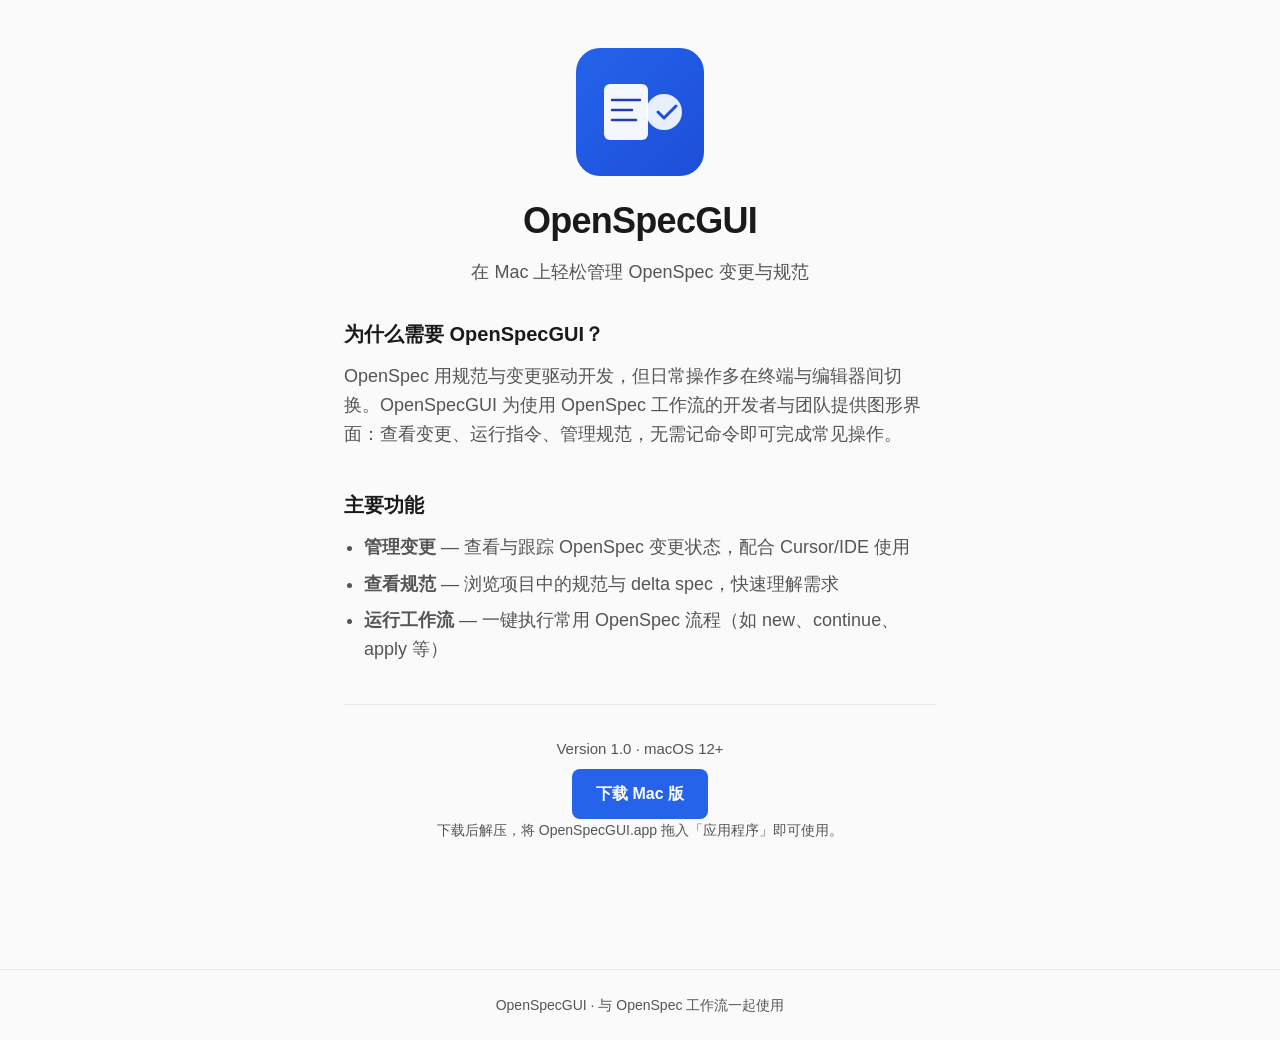
<file: my-website/index.html>
<!DOCTYPE html>
<html lang="zh-CN">
<head>
  <meta charset="UTF-8" />
  <meta name="viewport" content="width=device-width, initial-scale=1" />
  <title>OpenSpecGUI — Mac 上的 OpenSpec 工作流助手</title>
  <link rel="stylesheet" href="assets/style.css" />
</head>
<body>
  <header class="hero">
    <img src="assets/icon.svg" alt="OpenSpecGUI" class="hero-icon" width="128" height="128" />
    <h1>OpenSpecGUI</h1>
    <p class="tagline">在 Mac 上轻松管理 OpenSpec 变更与规范</p>
  </header>

  <main>
    <section class="section why">
      <h2>为什么需要 OpenSpecGUI？</h2>
      <p>OpenSpec 用规范与变更驱动开发，但日常操作多在终端与编辑器间切换。OpenSpecGUI 为使用 OpenSpec 工作流的开发者与团队提供图形界面：查看变更、运行指令、管理规范，无需记命令即可完成常见操作。</p>
    </section>

    <section class="section features">
      <h2>主要功能</h2>
      <ul>
        <li><strong>管理变更</strong> — 查看与跟踪 OpenSpec 变更状态，配合 Cursor/IDE 使用</li>
        <li><strong>查看规范</strong> — 浏览项目中的规范与 delta spec，快速理解需求</li>
        <li><strong>运行工作流</strong> — 一键执行常用 OpenSpec 流程（如 new、continue、apply 等）</li>
      </ul>
    </section>

    <section class="section download-section">
      <p class="meta">Version 1.0 · macOS 12+</p>
      <a href="OpenSpecGUI.app" class="download-btn" download>下载 Mac 版</a>
      <p class="hint">下载后解压，将 OpenSpecGUI.app 拖入「应用程序」即可使用。</p>
    </section>
  </main>

  <footer>
    <p>OpenSpecGUI · 与 OpenSpec 工作流一起使用</p>
  </footer>
</body>
</html>
</file>
<file: my-website/assets/style.css>
/* OpenSpecGUI 官网 — 简洁、可读，无重型 UI 库 */
:root {
  --bg: #fafafa;
  --fg: #1a1a1a;
  --muted: #555;
  --accent: #2563eb;
  --accent-hover: #1d4ed8;
  --border: #e5e7eb;
  --card: #fff;
}

* {
  box-sizing: border-box;
}

body {
  margin: 0;
  font-family: -apple-system, BlinkMacSystemFont, "Segoe UI", Roboto, "Helvetica Neue", Arial, sans-serif;
  font-size: 18px;
  line-height: 1.6;
  color: var(--fg);
  background: var(--bg);
}

.hero {
  text-align: center;
  padding: 3rem 1.5rem 2rem;
  max-width: 640px;
  margin: 0 auto;
}

.hero-icon {
  display: block;
  margin: 0 auto 1rem;
}

.hero h1 {
  font-size: 2.25rem;
  font-weight: 700;
  margin: 0 0 0.5rem;
  letter-spacing: -0.02em;
}

.tagline {
  font-size: 1.125rem;
  color: var(--muted);
  margin: 0;
}

main {
  max-width: 640px;
  margin: 0 auto;
  padding: 0 1.5rem 3rem;
}

.section {
  margin-bottom: 2.5rem;
}

.section h2 {
  font-size: 1.25rem;
  font-weight: 600;
  margin: 0 0 0.75rem;
  color: var(--fg);
}

.section p,
.section ul {
  margin: 0 0 0.5rem;
  color: var(--muted);
}

.section ul {
  padding-left: 1.25rem;
}

.section li {
  margin-bottom: 0.5rem;
}

.download-section {
  text-align: center;
  padding: 2rem 0;
  border-top: 1px solid var(--border);
}

.meta {
  font-size: 0.9375rem;
  color: var(--muted);
  margin-bottom: 1rem;
}

.download-btn {
  display: inline-block;
  padding: 0.75rem 1.5rem;
  font-size: 1rem;
  font-weight: 600;
  color: #fff;
  background: var(--accent);
  border-radius: 8px;
  text-decoration: none;
  transition: background 0.15s;
}

.download-btn:hover {
  background: var(--accent-hover);
}

.hint {
  font-size: 0.875rem;
  color: var(--muted);
  margin-top: 1rem;
}

footer {
  text-align: center;
  padding: 1.5rem;
  font-size: 0.875rem;
  color: var(--muted);
  border-top: 1px solid var(--border);
}

footer p {
  margin: 0;
}
</file>
